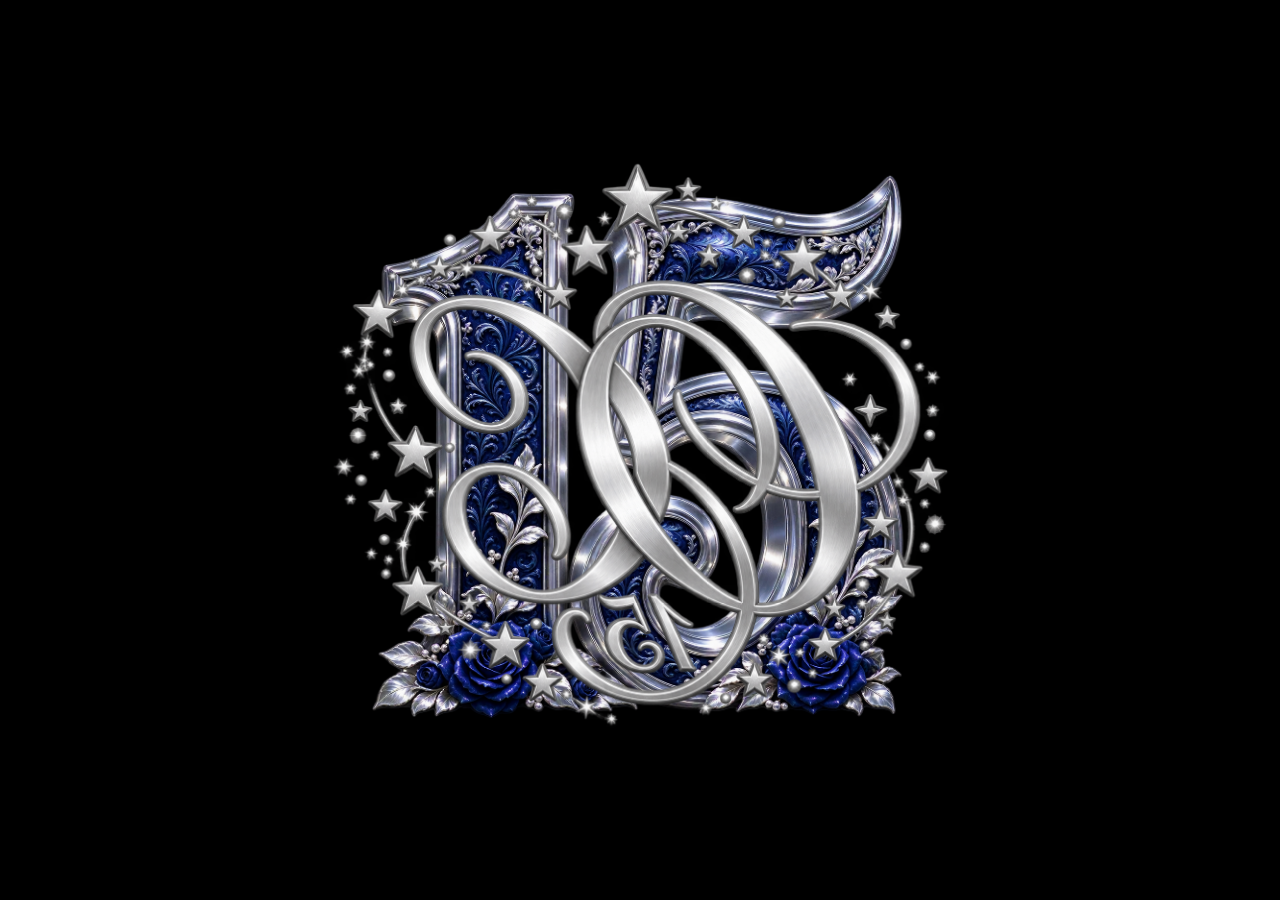
<file: index.html>
<!doctype html>
<html lang="pt-BR" prefix="og: https://ogp.me/ns#">
<head>
  <meta charset="utf-8">
  <meta name="viewport" content="width=device-width, initial-scale=1, viewport-fit=cover">
  <meta name="description" content="Você está convidado para uma celebração especial!">
  <link rel="canonical" href="https://olivia.brasidata.com.br/">
  <meta property="og:type" content="website">
  <meta property="og:locale" content="pt_BR">
  <meta property="og:site_name" content="Olívia • 15 anos">
  <meta property="og:title" content="Olívia • 15 anos">
  <meta property="og:description" content="Você está convidado para uma celebração especial!">
  <meta property="og:url" content="https://olivia.brasidata.com.br/">
  <meta property="og:image" content="https://olivia.brasidata.com.br/static/img/convite.jpg">
  <meta property="og:image:secure_url" content="https://olivia.brasidata.com.br/static/img/convite.jpg">
  <meta property="og:image:type" content="image/jpeg">
  <meta property="og:image:width" content="1200">
  <meta property="og:image:height" content="630">
  <meta property="og:image:alt" content="Convite Olívia 15 Anos em azul-marinho e prata, com flores, estrelas e lua.">
  <meta name="twitter:card" content="summary_large_image">
  <meta name="twitter:title" content="Olívia • 15 anos">
  <meta name="twitter:description" content="Você está convidado para uma celebração especial!">
  <meta name="twitter:image" content="https://olivia.brasidata.com.br/static/img/convite.jpg">
  <meta name="theme-color" content="#000000">
  <title>Olívia · 15 anos</title>
  <script src="script.js" defer></script>
  <link rel="stylesheet" href="styles.css">
  <link rel="icon" type="image/png" href="assets/logo-oc15.png">
</head>
<body aria-busy="true">
  <main class="cenario" aria-label="Convite de 15 anos da Olívia">
    <img class="fundo" src="generated/olivia_surroundings_sem_15_sem_reflexo_prateado.png" alt="Jardim noturno com estrelas, flores, lanternas e um platô prateado">
    <div class="sombra" aria-hidden="true"></div>
    <div class="emblema">
      <div class="rotacao" role="img" aria-label="Animação alternando o número 15 e o monograma OC15 em prata e azul">
        <img src="generated/numero_15_transparente.png" alt="" fetchpriority="high">
        <img class="verso" src="assets/logo-oc15.png" alt="" fetchpriority="high">
      </div>
    </div>
    <div class="cortinas" aria-hidden="true">
      <img class="cortina cortina-esquerda" src="assets/cortinas-azul-marinho.png" alt="">
      <img class="cortina cortina-direita" src="assets/cortinas-azul-marinho.png" alt="">
    </div>

    <section class="conteudo" aria-label="Informações do convite" inert>
      <p class="chamada">Uma noite para guardar<br>entre as estrelas</p>
      <a class="nome" href="https://olivia.brasidata.com.br" aria-label="Olívia 15 Anos — página inicial"><img src="assets/logo-olivia-15-anos.png" alt="Olívia 15 Anos"></a>
      <p class="data-festa" aria-label="19 de dezembro de 2026, das 21 horas à 1 hora do dia seguinte">
        <time datetime="2026-12-19">19 de dezembro de 2026</time>
        <span class="separador" aria-hidden="true"></span>
        <span class="intervalo-festa"><time datetime="2026-12-19T21:00">21h</time> à <time datetime="2026-12-20T01:00">1h</time></span>
      </p>
      <nav class="botoes" aria-label="Opções do convite">
        <a class="botao" href="https://olivia.brasidata.app.br" aria-label="Confirmar presença"><svg viewBox="0 0 32 32" aria-hidden="true"><path d="M26 16v11H5V6h14M11 14l5 5L28 5"/></svg><span>Confirmar<br>presença</span></a>
        <a class="botao" href="localizacao.html" aria-label="Localização"><svg viewBox="0 0 32 32" aria-hidden="true"><path d="M26 12c0 8-10 17-10 17S6 20 6 12a10 10 0 0 1 20 0Z"/><circle cx="16" cy="12" r="3.5"/></svg><span>Localização</span></a>
        <a class="botao" href="presentes.html" aria-label="Sugestões de presentes"><svg viewBox="0 0 32 32" aria-hidden="true"><path d="M4 14h24v-5H4Zm2 0v15h20V14M16 9v20M16 9C5 9 6 0 11 3c3 1 5 6 5 6Zm0 0c11 0 10-9 5-6-3 1-5 6-5 6Z"/></svg><span>Sugestões de<br>presentes</span></a>
        <a class="botao" href="dress-code.html" aria-label="Dress code"><svg viewBox="0 0 32 32" aria-hidden="true"><path d="m11 3-2 6 4 6-6 14h18l-6-14 4-6-2-6M13 15h6M11 3c1 6 9 6 10 0"/></svg><span>Dress code</span></a>
        <a class="botao" href="manual.html" aria-label="Manual do convidado"><svg viewBox="0 0 32 32" aria-hidden="true"><path d="M16 7C12 3 7 3 3 5v22c4-2 9-2 13 2 4-4 9-4 13-2V5c-4-2-9-2-13 2Zm0 0v22"/></svg><span>Manual do<br>convidado</span></a>
      </nav>
    </section>
  </main>
  <dialog aria-labelledby="info-titulo"><h2 id="info-titulo"></h2><p>Os detalhes serão disponibilizados em breve.</p><form method="dialog"><button class="fechar">Fechar</button></form></dialog>
</body>
</html>
</file>
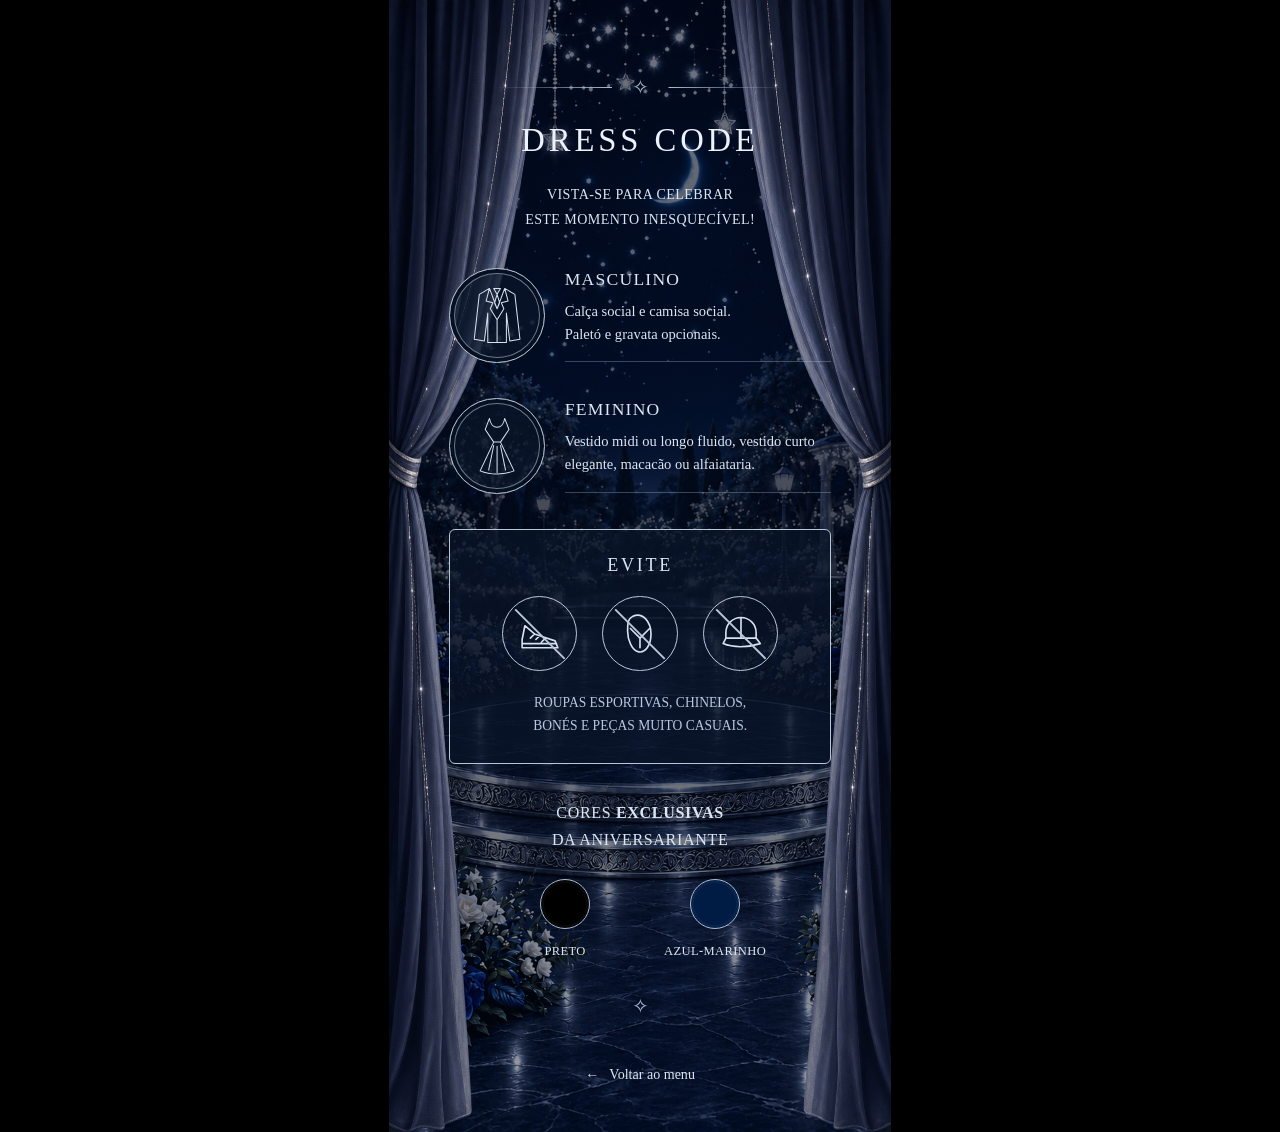
<file: dress-code.html>
<!doctype html>
<html lang="pt-BR" prefix="og: https://ogp.me/ns#">
<head>
  <meta charset="utf-8">
  <meta name="viewport" content="width=device-width, initial-scale=1, viewport-fit=cover">
  <meta name="description" content="Você está convidado para uma celebração especial!">
  <link rel="canonical" href="https://olivia.brasidata.com.br/dress-code.html">
  <meta property="og:type" content="website">
  <meta property="og:locale" content="pt_BR">
  <meta property="og:site_name" content="Olívia • 15 anos">
  <meta property="og:title" content="Dress code · Olívia 15 anos">
  <meta property="og:description" content="Você está convidado para uma celebração especial!">
  <meta property="og:url" content="https://olivia.brasidata.com.br/dress-code.html">
  <meta property="og:image" content="https://olivia.brasidata.com.br/static/img/convite.jpg">
  <meta property="og:image:secure_url" content="https://olivia.brasidata.com.br/static/img/convite.jpg">
  <meta property="og:image:type" content="image/jpeg">
  <meta property="og:image:width" content="1200">
  <meta property="og:image:height" content="630">
  <meta property="og:image:alt" content="Convite Olívia 15 Anos em azul-marinho e prata, com flores, estrelas e lua.">
  <meta name="twitter:card" content="summary_large_image">
  <meta name="twitter:title" content="Dress code · Olívia 15 anos">
  <meta name="twitter:description" content="Você está convidado para uma celebração especial!">
  <meta name="twitter:image" content="https://olivia.brasidata.com.br/static/img/convite.jpg">
  <meta name="theme-color" content="#000000">
  <title>Dress code · Olívia 15 anos</title>
  <link rel="stylesheet" href="styles.css">
  <link rel="icon" type="image/png" href="assets/logo-oc15.png">
</head>
<body class="menu-direto pronto decorado interativo pagina-secundaria pagina-dress-code">
  <main class="cenario" aria-labelledby="titulo-dress-code">
    <img class="fundo" src="generated/olivia_surroundings_sem_15_sem_reflexo_prateado.png" alt="">
    <div class="sombra" aria-hidden="true"></div>
    <div class="cortinas" aria-hidden="true">
      <img class="cortina cortina-esquerda" src="assets/cortinas-azul-marinho.png" alt="">
      <img class="cortina cortina-direita" src="assets/cortinas-azul-marinho.png" alt="">
    </div>
    <section class="conteudo conteudo-dress-code">
      <header class="cabecalho-dress-code">
        <div class="ornamento" aria-hidden="true">✧</div>
        <h1 id="titulo-dress-code">DRESS CODE</h1>
        <p>Vista-se para celebrar<br>este momento inesquecível!</p>
      </header>
      <div class="trajes trajes-separados">
        <section class="traje" aria-labelledby="traje-masculino">
          <span class="ilustracao-traje" aria-hidden="true"><svg viewBox="0 0 64 80"><path d="m23 8-12 7-6 53 12 2 4-33v35h22V37l4 33 12-2-6-53-12-7M23 8l9 24 9-24M23 8l-4 15 8 2-3 7 8 13 8-13-3-7 8-2-4-15M32 45v27M28 8h8l-4 7Zm4 7-3 10 3 7 3-7Z"/></svg></span>
          <div><h2 id="traje-masculino">MASCULINO</h2><p>Calça social e camisa social.<br>Paletó e gravata opcionais.</p></div>
        </section>
        <section class="traje" aria-labelledby="traje-feminino">
          <span class="ilustracao-traje" aria-hidden="true"><svg viewBox="0 0 64 80"><path d="m23 8-5 13 10 15-16 34c12 5 28 5 40 0L36 36l10-15-5-13M23 8c2 14 16 14 18 0M28 36h8M28 40l-6 29M36 40l6 29M32 41v31"/></svg></span>
          <div><h2 id="traje-feminino">FEMININO</h2><p>Vestido midi ou longo fluido, vestido curto elegante, macacão ou alfaiataria.</p></div>
        </section>
      </div>
      <section class="evite" aria-labelledby="titulo-evite">
        <h2 id="titulo-evite">EVITE</h2>
        <div class="itens-evitar" aria-hidden="true">
          <span class="item-evitar"><svg viewBox="0 0 32 32"><path d="m5 10 7 6 6 2 9 3 2 5H3v-6l2-10ZM3 23h25M12 16l-3 3m7-2-3 3m7-1-3 3"/></svg></span>
          <span class="item-evitar"><svg viewBox="0 0 32 32"><path d="M11 3c7-3 13 4 13 13 0 8-4 14-9 13S7 20 7 14s0-9 4-11ZM9 12l7 7 7-7M16 19v7"/></svg></span>
          <span class="item-evitar"><svg viewBox="0 0 32 32"><path d="M5 19v-4a11 11 0 0 1 22 0v4M5 19h22l3 4c-9 3-20 3-27 0ZM16 5v14"/></svg></span>
        </div>
        <p class="texto-evite">ROUPAS ESPORTIVAS, CHINELOS,<br>BONÉS E PEÇAS MUITO CASUAIS.</p>
      </section>
      <section class="cores-exclusivas" aria-labelledby="titulo-cores">
        <h2 id="titulo-cores">CORES <strong>EXCLUSIVAS</strong><br>DA ANIVERSARIANTE</h2>
        <ul class="cores-evitar">
          <li><span class="amostra amostra-preto" aria-hidden="true"></span>PRETO</li>
          <li><span class="amostra amostra-marinho" aria-hidden="true"></span>AZUL-MARINHO</li>
        </ul>
      </section>
      <div class="ornamento" aria-hidden="true">✧</div>
      <a class="voltar-menu" href="menu.html"><span aria-hidden="true">←</span> Voltar ao menu</a>
    </section>
  </main>
</body>
</html>
</file>
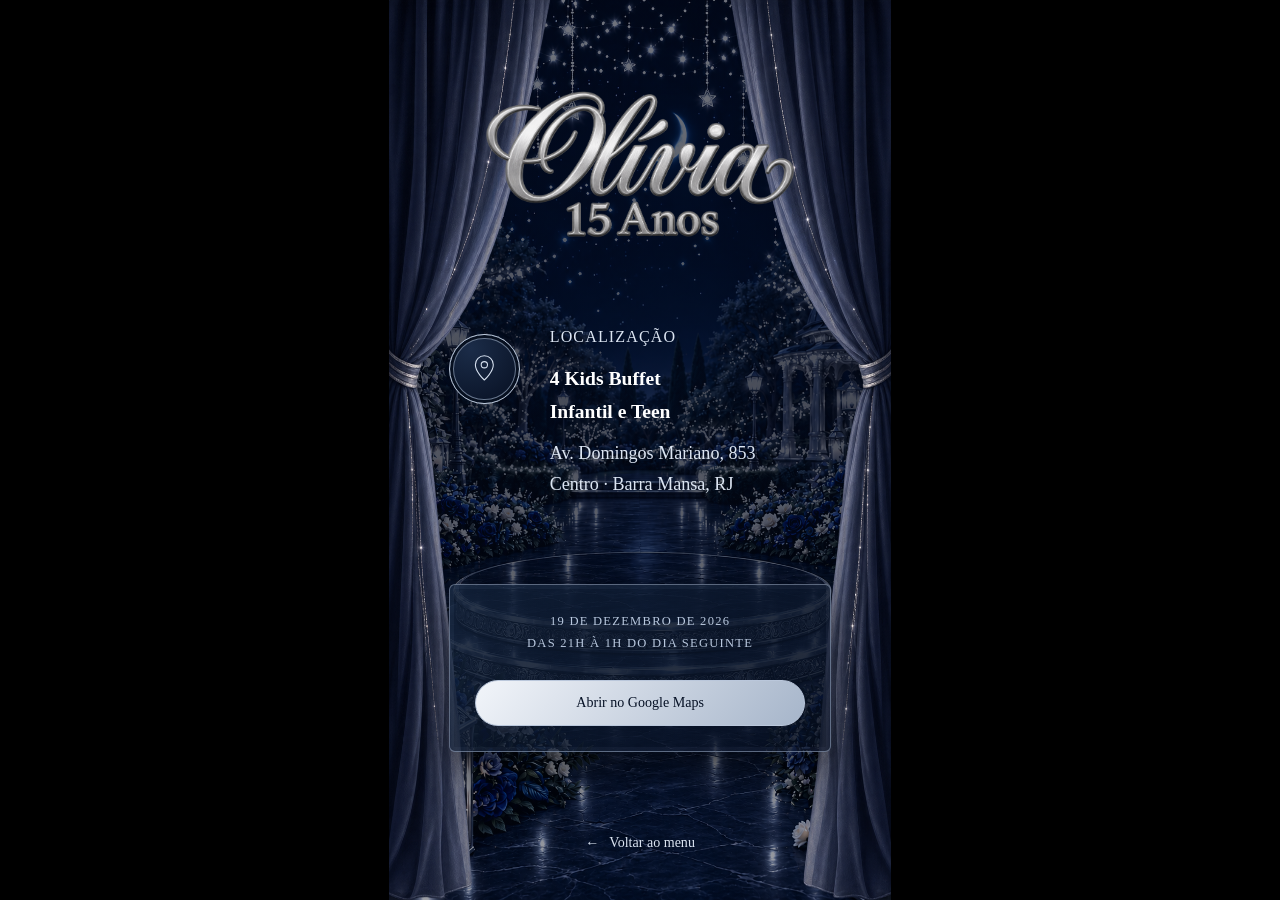
<file: localizacao.html>
<!doctype html>
<html lang="pt-BR" prefix="og: https://ogp.me/ns#">
<head>
  <meta charset="utf-8">
  <meta name="viewport" content="width=device-width, initial-scale=1, viewport-fit=cover">
  <meta name="description" content="Você está convidado para uma celebração especial!">
  <link rel="canonical" href="https://olivia.brasidata.com.br/localizacao.html">
  <meta property="og:type" content="website">
  <meta property="og:locale" content="pt_BR">
  <meta property="og:site_name" content="Olívia • 15 anos">
  <meta property="og:title" content="Localização · Olívia 15 anos">
  <meta property="og:description" content="Você está convidado para uma celebração especial!">
  <meta property="og:url" content="https://olivia.brasidata.com.br/localizacao.html">
  <meta property="og:image" content="https://olivia.brasidata.com.br/static/img/convite.jpg">
  <meta property="og:image:secure_url" content="https://olivia.brasidata.com.br/static/img/convite.jpg">
  <meta property="og:image:type" content="image/jpeg">
  <meta property="og:image:width" content="1200">
  <meta property="og:image:height" content="630">
  <meta property="og:image:alt" content="Convite Olívia 15 Anos em azul-marinho e prata, com flores, estrelas e lua.">
  <meta name="twitter:card" content="summary_large_image">
  <meta name="twitter:title" content="Localização · Olívia 15 anos">
  <meta name="twitter:description" content="Você está convidado para uma celebração especial!">
  <meta name="twitter:image" content="https://olivia.brasidata.com.br/static/img/convite.jpg">
  <meta name="theme-color" content="#000000">
  <title>Localização · Olívia 15 anos</title>
  <link rel="stylesheet" href="styles.css">
  <link rel="icon" type="image/png" href="assets/logo-oc15.png">
</head>
<body class="menu-direto pronto decorado interativo pagina-secundaria pagina-localizacao">
  <main class="cenario" aria-labelledby="titulo-localizacao">
    <img class="fundo" src="generated/olivia_surroundings_sem_15_sem_reflexo_prateado.png" alt="">
    <div class="sombra" aria-hidden="true"></div>
    <div class="cortinas" aria-hidden="true">
      <img class="cortina cortina-esquerda" src="assets/cortinas-azul-marinho.png" alt="">
      <img class="cortina cortina-direita" src="assets/cortinas-azul-marinho.png" alt="">
    </div>
    <section class="conteudo conteudo-localizacao">
      <img class="assinatura" src="assets/logo-olivia-15-anos.png" alt="Olívia 15 Anos">
      <section class="endereco-localizacao" aria-labelledby="titulo-localizacao">
        <span class="medalhao" aria-hidden="true"><svg viewBox="0 0 32 32"><path d="M26 12c0 8-10 17-10 17S6 20 6 12a10 10 0 0 1 20 0Z"/><circle cx="16" cy="12" r="3.5"/></svg></span>
        <div>
          <h1 id="titulo-localizacao">Localização</h1>
          <address id="endereco-festa"><strong class="nome-local">4 Kids Buffet<br><span class="nome-local-complemento">Infantil e Teen</span></strong>Av. Domingos Mariano, 853<br>Centro · Barra Mansa, RJ</address>
        </div>
      </section>
      <div class="cartao-localizacao">
        <p class="horario-localizacao"><time datetime="2026-12-19">19 de dezembro de 2026</time><br>Das <time datetime="2026-12-19T21:00">21h</time> à <time datetime="2026-12-20T01:00">1h</time> do dia seguinte</p>
        <a class="acao-localizacao" id="abrir-maps" href="https://www.google.com/maps/search/?api=1&amp;query=4+Kids+Buffet+Infantil+e+Teen%2C+Av.+Domingos+Mariano%2C+853%2C+Centro%2C+Barra+Mansa%2C+RJ" target="_blank" rel="noopener noreferrer">Abrir no Google Maps</a>
      </div>
      <a class="voltar-menu" href="menu.html"><span aria-hidden="true">←</span> Voltar ao menu</a>
    </section>
  </main>
</body>
</html>
</file>
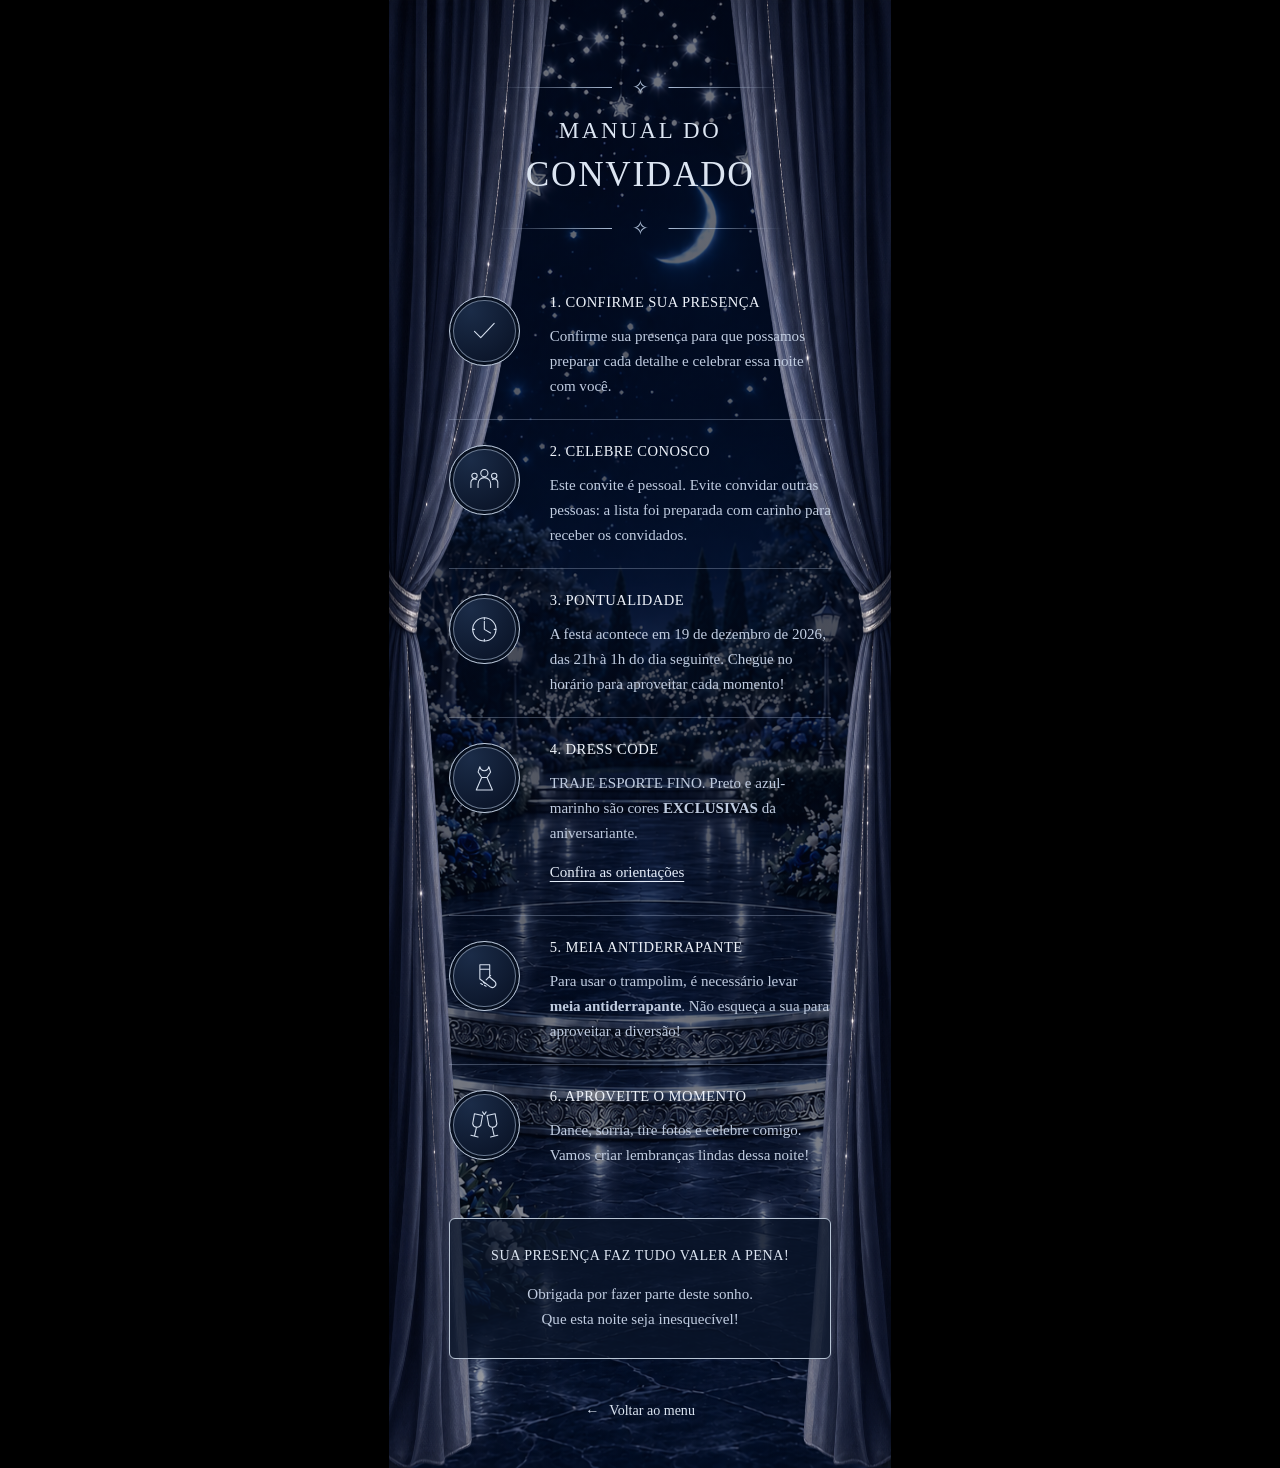
<file: manual.html>
<!doctype html>
<html lang="pt-BR" prefix="og: https://ogp.me/ns#">
<head>
  <meta charset="utf-8">
  <meta name="viewport" content="width=device-width, initial-scale=1, viewport-fit=cover">
  <meta name="description" content="Você está convidado para uma celebração especial!">
  <link rel="canonical" href="https://olivia.brasidata.com.br/manual.html">
  <meta property="og:type" content="website">
  <meta property="og:locale" content="pt_BR">
  <meta property="og:site_name" content="Olívia • 15 anos">
  <meta property="og:title" content="Manual do convidado · Olívia 15 anos">
  <meta property="og:description" content="Você está convidado para uma celebração especial!">
  <meta property="og:url" content="https://olivia.brasidata.com.br/manual.html">
  <meta property="og:image" content="https://olivia.brasidata.com.br/static/img/convite.jpg">
  <meta property="og:image:secure_url" content="https://olivia.brasidata.com.br/static/img/convite.jpg">
  <meta property="og:image:type" content="image/jpeg">
  <meta property="og:image:width" content="1200">
  <meta property="og:image:height" content="630">
  <meta property="og:image:alt" content="Convite Olívia 15 Anos em azul-marinho e prata, com flores, estrelas e lua.">
  <meta name="twitter:card" content="summary_large_image">
  <meta name="twitter:title" content="Manual do convidado · Olívia 15 anos">
  <meta name="twitter:description" content="Você está convidado para uma celebração especial!">
  <meta name="twitter:image" content="https://olivia.brasidata.com.br/static/img/convite.jpg">
  <meta name="theme-color" content="#000000">
  <title>Manual do convidado · Olívia 15 anos</title>
  <link rel="stylesheet" href="styles.css">
  <link rel="icon" type="image/png" href="assets/logo-oc15.png">
</head>
<body class="menu-direto pronto decorado interativo pagina-secundaria pagina-manual">
  <main class="cenario" aria-labelledby="titulo-manual">
    <img class="fundo" src="generated/olivia_surroundings_sem_15_sem_reflexo_prateado.png" alt="">
    <div class="sombra" aria-hidden="true"></div>
    <div class="cortinas" aria-hidden="true">
      <img class="cortina cortina-esquerda" src="assets/cortinas-azul-marinho.png" alt="">
      <img class="cortina cortina-direita" src="assets/cortinas-azul-marinho.png" alt="">
    </div>
    <section class="conteudo conteudo-manual">
      <header class="cabecalho-manual">
        <div class="ornamento" aria-hidden="true">✧</div>
        <h1 id="titulo-manual"><span>Manual do</span>Convidado</h1>
        <div class="ornamento" aria-hidden="true">✧</div>
      </header>
      <ol class="lista-manual">
        <li>
          <span class="medalhao" aria-hidden="true"><svg viewBox="0 0 32 32"><path d="m5 16 7 7L27 7"/></svg></span>
          <h2>Confirme sua presença</h2>
          <p>Confirme sua presença para que possamos preparar cada detalhe e celebrar essa noite com você.</p>
        </li>
        <li>
          <span class="medalhao" aria-hidden="true"><svg viewBox="0 0 32 32"><circle cx="16" cy="8" r="4"/><circle cx="5" cy="11" r="3"/><circle cx="27" cy="11" r="3"/><path d="M9 24v-4a7 7 0 0 1 14 0v4M1 24v-6a4 4 0 0 1 6-3m24 9v-6a4 4 0 0 0-6-3"/></svg></span>
          <h2>Celebre conosco</h2>
          <p>Este convite é pessoal. Evite convidar outras pessoas: a lista foi preparada com carinho para receber os convidados.</p>
        </li>
        <li>
          <span class="medalhao" aria-hidden="true"><svg viewBox="0 0 32 32"><circle cx="16" cy="16" r="13"/><path d="M16 7v9l7 4M16 3v2M29 16h-2M16 29v-2M3 16h2"/></svg></span>
          <h2>Pontualidade</h2>
          <p>A festa acontece em <time datetime="2026-12-19">19 de dezembro de 2026</time>, das <time datetime="2026-12-19T21:00">21h</time> à <time datetime="2026-12-20T01:00">1h do dia seguinte</time>. Chegue no horário para aproveitar cada momento!</p>
        </li>
        <li>
          <span class="medalhao" aria-hidden="true"><svg viewBox="0 0 32 32"><path d="m11 3-2 6 4 6-6 14h18l-6-14 4-6-2-6M13 15h6M11 3c1 6 9 6 10 0"/></svg></span>
          <h2>Dress code</h2>
          <p>TRAJE ESPORTE FINO. Preto e azul-marinho são cores <strong>EXCLUSIVAS</strong> da aniversariante.</p>
          <a class="link-manual" href="dress-code.html">Confira as orientações</a>
        </li>
        <li>
          <span class="medalhao" aria-hidden="true"><svg viewBox="0 0 32 32"><path d="M11 3h11v14l6 5a4 4 0 0 1-5 6L11 19V3ZM11 8h11M18 20l5-5M12 24l2 1m2 1 2 1m-3-4 2 1"/></svg></span>
          <h2>Meia antiderrapante</h2>
          <p>Para usar o trampolim, é necessário levar <strong>meia antiderrapante</strong>. Não esqueça a sua para aproveitar a diversão!</p>
        </li>
        <li>
          <span class="medalhao" aria-hidden="true"><svg viewBox="0 0 32 32"><path d="m5 3 9 2-2 11a5 5 0 0 1-9-2ZM7 19l-2 9m-4-1 8 2M19 5l9-2 2 11a5 5 0 0 1-9 2ZM25 19l2 9m-4 1 8-2M14 1l2 3 2-3"/></svg></span>
          <h2>Aproveite o momento</h2>
          <p>Dance, sorria, tire fotos e celebre comigo. Vamos criar lembranças lindas dessa noite!</p>
        </li>
      </ol>
      <footer class="agradecimento-manual">
        <h2>Sua presença faz tudo valer a pena!</h2>
        <p>Obrigada por fazer parte deste sonho.<br>Que esta noite seja inesquecível!</p>
      </footer>
      <a class="voltar-menu" href="menu.html"><span aria-hidden="true">←</span> Voltar ao menu</a>
    </section>
  </main>
</body>
</html>
</file>
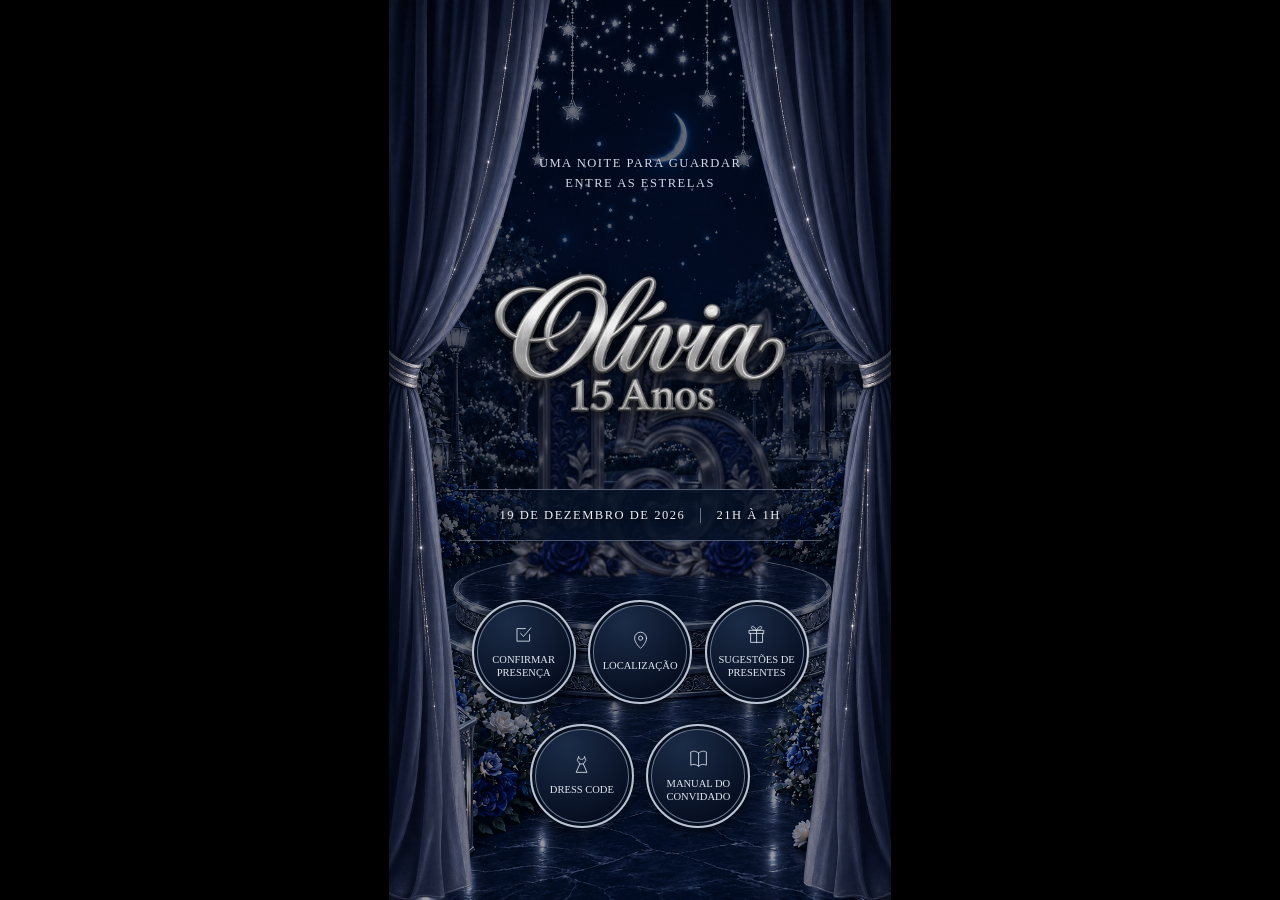
<file: menu.html>
<!doctype html>
<html lang="pt-BR" prefix="og: https://ogp.me/ns#">
<head>
  <meta charset="utf-8">
  <meta name="viewport" content="width=device-width, initial-scale=1, viewport-fit=cover">
  <meta name="description" content="Você está convidado para uma celebração especial!">
  <link rel="canonical" href="https://olivia.brasidata.com.br/menu.html">
  <meta property="og:type" content="website">
  <meta property="og:locale" content="pt_BR">
  <meta property="og:site_name" content="Olívia • 15 anos">
  <meta property="og:title" content="Olívia • 15 anos">
  <meta property="og:description" content="Você está convidado para uma celebração especial!">
  <meta property="og:url" content="https://olivia.brasidata.com.br/menu.html">
  <meta property="og:image" content="https://olivia.brasidata.com.br/static/img/convite.jpg">
  <meta property="og:image:secure_url" content="https://olivia.brasidata.com.br/static/img/convite.jpg">
  <meta property="og:image:type" content="image/jpeg">
  <meta property="og:image:width" content="1200">
  <meta property="og:image:height" content="630">
  <meta property="og:image:alt" content="Convite Olívia 15 Anos em azul-marinho e prata, com flores, estrelas e lua.">
  <meta name="twitter:card" content="summary_large_image">
  <meta name="twitter:title" content="Olívia • 15 anos">
  <meta name="twitter:description" content="Você está convidado para uma celebração especial!">
  <meta name="twitter:image" content="https://olivia.brasidata.com.br/static/img/convite.jpg">
  <meta name="theme-color" content="#000000">
  <title>Olívia · 15 anos</title>
  <script src="script.js" defer></script>
  <link rel="stylesheet" href="styles.css">
  <link rel="icon" type="image/png" href="assets/logo-oc15.png">
</head>
<body class="menu-direto pronto decorado interativo" aria-busy="false" data-intro="skip">
  <main class="cenario" aria-label="Convite de 15 anos da Olívia">
    <img class="fundo" src="generated/olivia_surroundings_sem_15_sem_reflexo_prateado.png" alt="Jardim noturno com estrelas, flores, lanternas e um platô prateado">
    <div class="sombra" aria-hidden="true"></div>
    <div class="emblema">
      <div class="rotacao" role="img" aria-label="Número 15 em prata e azul">
        <img src="generated/numero_15_transparente.png" alt="" fetchpriority="high">
        <img class="verso" src="assets/logo-oc15.png" alt="" fetchpriority="high">
      </div>
    </div>
    <div class="cortinas" aria-hidden="true">
      <img class="cortina cortina-esquerda" src="assets/cortinas-azul-marinho.png" alt="">
      <img class="cortina cortina-direita" src="assets/cortinas-azul-marinho.png" alt="">
    </div>

    <section class="conteudo" aria-label="Informações do convite">
      <p class="chamada">Uma noite para guardar<br>entre as estrelas</p>
      <a class="nome" href="https://olivia.brasidata.com.br" aria-label="Olívia 15 Anos — página inicial"><img src="assets/logo-olivia-15-anos.png" alt="Olívia 15 Anos"></a>
      <p class="data-festa" aria-label="19 de dezembro de 2026, das 21 horas à 1 hora do dia seguinte">
        <time datetime="2026-12-19">19 de dezembro de 2026</time>
        <span class="separador" aria-hidden="true"></span>
        <span class="intervalo-festa"><time datetime="2026-12-19T21:00">21h</time> à <time datetime="2026-12-20T01:00">1h</time></span>
      </p>
      <nav class="botoes" aria-label="Opções do convite">
        <a class="botao" href="https://olivia.brasidata.app.br" aria-label="Confirmar presença"><svg viewBox="0 0 32 32" aria-hidden="true"><path d="M26 16v11H5V6h14M11 14l5 5L28 5"/></svg><span>Confirmar<br>presença</span></a>
        <a class="botao" href="localizacao.html" aria-label="Localização"><svg viewBox="0 0 32 32" aria-hidden="true"><path d="M26 12c0 8-10 17-10 17S6 20 6 12a10 10 0 0 1 20 0Z"/><circle cx="16" cy="12" r="3.5"/></svg><span>Localização</span></a>
        <a class="botao" href="presentes.html" aria-label="Sugestões de presentes"><svg viewBox="0 0 32 32" aria-hidden="true"><path d="M4 14h24v-5H4Zm2 0v15h20V14M16 9v20M16 9C5 9 6 0 11 3c3 1 5 6 5 6Zm0 0c11 0 10-9 5-6-3 1-5 6-5 6Z"/></svg><span>Sugestões de<br>presentes</span></a>
        <a class="botao" href="dress-code.html" aria-label="Dress code"><svg viewBox="0 0 32 32" aria-hidden="true"><path d="m11 3-2 6 4 6-6 14h18l-6-14 4-6-2-6M13 15h6M11 3c1 6 9 6 10 0"/></svg><span>Dress code</span></a>
        <a class="botao" href="manual.html" aria-label="Manual do convidado"><svg viewBox="0 0 32 32" aria-hidden="true"><path d="M16 7C12 3 7 3 3 5v22c4-2 9-2 13 2 4-4 9-4 13-2V5c-4-2-9-2-13 2Zm0 0v22"/></svg><span>Manual do<br>convidado</span></a>
      </nav>
    </section>
  </main>
  <dialog aria-labelledby="info-titulo"><h2 id="info-titulo"></h2><p>Os detalhes serão disponibilizados em breve.</p><form method="dialog"><button class="fechar">Fechar</button></form></dialog>
</body>
</html>
</file>
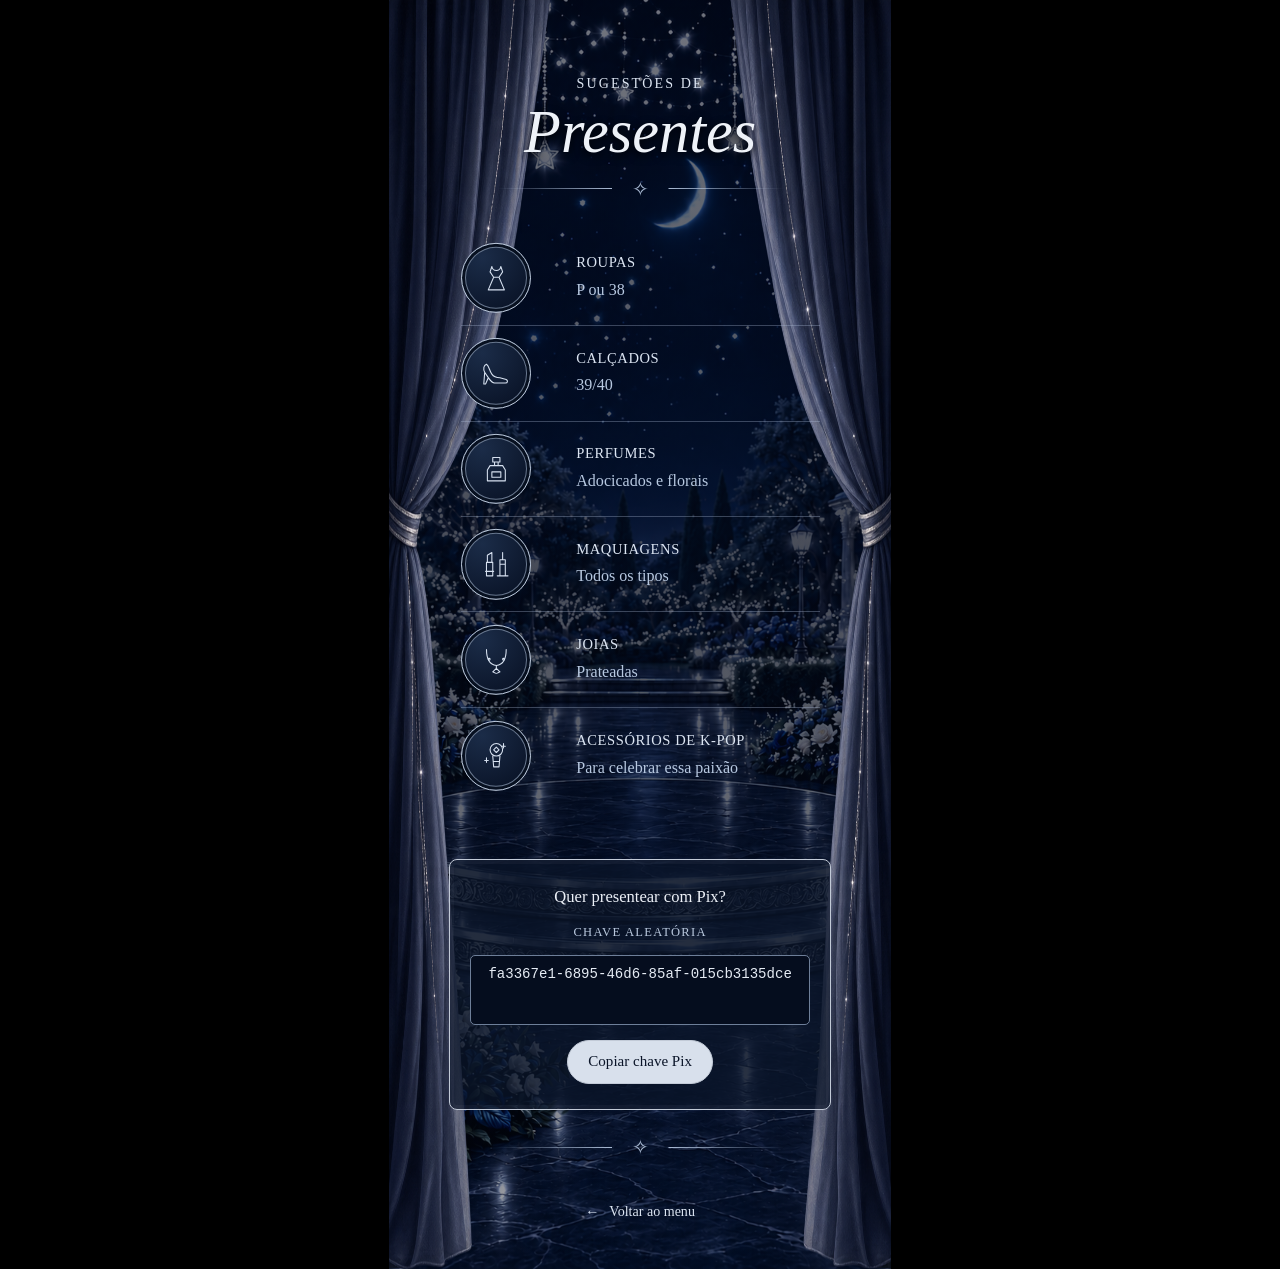
<file: presentes.html>
<!doctype html>
<html lang="pt-BR" prefix="og: https://ogp.me/ns#">
<head>
  <meta charset="utf-8">
  <meta name="viewport" content="width=device-width, initial-scale=1, viewport-fit=cover">
  <meta name="description" content="Você está convidado para uma celebração especial!">
  <link rel="canonical" href="https://olivia.brasidata.com.br/presentes.html">
  <meta property="og:type" content="website">
  <meta property="og:locale" content="pt_BR">
  <meta property="og:site_name" content="Olívia • 15 anos">
  <meta property="og:title" content="Sugestões de presentes · Olívia 15 anos">
  <meta property="og:description" content="Você está convidado para uma celebração especial!">
  <meta property="og:url" content="https://olivia.brasidata.com.br/presentes.html">
  <meta property="og:image" content="https://olivia.brasidata.com.br/static/img/convite.jpg">
  <meta property="og:image:secure_url" content="https://olivia.brasidata.com.br/static/img/convite.jpg">
  <meta property="og:image:type" content="image/jpeg">
  <meta property="og:image:width" content="1200">
  <meta property="og:image:height" content="630">
  <meta property="og:image:alt" content="Convite Olívia 15 Anos em azul-marinho e prata, com flores, estrelas e lua.">
  <meta name="twitter:card" content="summary_large_image">
  <meta name="twitter:title" content="Sugestões de presentes · Olívia 15 anos">
  <meta name="twitter:description" content="Você está convidado para uma celebração especial!">
  <meta name="twitter:image" content="https://olivia.brasidata.com.br/static/img/convite.jpg">
  <meta name="theme-color" content="#000000">
  <title>Sugestões de presentes · Olívia 15 anos</title>
  <link rel="stylesheet" href="styles.css">
  <script src="pix.js" defer></script>
  <link rel="icon" type="image/png" href="assets/logo-oc15.png">
</head>
<body class="menu-direto pronto decorado interativo pagina-secundaria pagina-presentes">
  <main class="cenario" aria-labelledby="titulo-presentes">
    <img class="fundo" src="generated/olivia_surroundings_sem_15_sem_reflexo_prateado.png" alt="">
    <div class="sombra" aria-hidden="true"></div>
    <div class="cortinas" aria-hidden="true">
      <img class="cortina cortina-esquerda" src="assets/cortinas-azul-marinho.png" alt="">
      <img class="cortina cortina-direita" src="assets/cortinas-azul-marinho.png" alt="">
    </div>
    <section class="conteudo conteudo-presentes">
      <header class="cabecalho-presentes">
        <p class="sobretitulo">Sugestões de</p>
        <h1 id="titulo-presentes">Presentes</h1>
        <div class="ornamento" aria-hidden="true">✧</div>
      </header>
      <dl class="lista-presentes">
        <div class="presente">
          <dt><span class="medalhao"><svg viewBox="0 0 32 32" aria-hidden="true"><path d="m11 3-2 6 4 6-6 14h18l-6-14 4-6-2-6M13 15h6M11 3c1 6 9 6 10 0"/></svg></span><span>Roupas</span></dt>
          <dd data-preferencia="roupas">P ou 38</dd>
        </div>
        <div class="presente">
          <dt><span class="medalhao"><svg viewBox="0 0 32 32" aria-hidden="true"><path d="M5 6c3 2 3 7 6 11 2 3 6 4 9 4l7 2c2 1 2 4-1 4H14c-3 0-5-3-7-6L4 28H2l1-13C1 11 2 7 5 6ZM7 21l-4-6"/></svg></span><span>Calçados</span></dt>
          <dd data-preferencia="calcados">39/40</dd>
        </div>
        <div class="presente">
          <dt><span class="medalhao"><svg viewBox="0 0 32 32" aria-hidden="true"><path d="M12 3h8v5h-8Zm2 5v4m4-4v4M9 12h14l3 5v12H6V17Z"/><path d="M11 19h10v6H11Z"/></svg></span><span>Perfumes</span></dt>
          <dd data-preferencia="perfumes">Adocicados e florais</dd>
        </div>
        <div class="presente">
          <dt><span class="medalhao"><svg viewBox="0 0 32 32" aria-hidden="true"><path d="M5 14h7v15H5Zm1 0V6l5-3v11M4 24h9M20 16h6v13h-6Zm0 0v-5h6v5M23 11V3M17 29h12"/></svg></span><span>Maquiagens</span></dt>
          <dd>Todos os tipos</dd>
        </div>
        <div class="presente">
          <dt><span class="medalhao"><svg viewBox="0 0 32 32" aria-hidden="true"><path d="M5 4c0 12 4 17 11 18 7-1 11-6 11-18M16 22v3m0 0-4 4 4 2 4-2Z"/><circle cx="8" cy="15" r="1"/><circle cx="24" cy="15" r="1"/></svg></span><span>Joias</span></dt>
          <dd>Prateadas</dd>
        </div>
        <div class="presente">
          <dt><span class="medalhao"><svg viewBox="0 0 32 32" aria-hidden="true"><circle cx="16" cy="10" r="7"/><path d="m12 17 1 12h6l1-12M13 23h6M24 3v5m-2-2h4M5 19v5m-2-2h4"/><path d="m13 10 3-3 3 3-3 3Z"/></svg></span><span>Acessórios de K-Pop</span></dt>
          <dd>Para celebrar essa paixão</dd>
        </div>
      </dl>
      <footer class="mensagem-presentes">
        <section class="bloco-pix" aria-labelledby="titulo-pix">
          <h2 id="titulo-pix">Quer presentear com Pix?</h2>
          <label for="chave-pix">Chave aleatória</label>
          <textarea id="chave-pix" rows="2" readonly spellcheck="false">fa3367e1-6895-46d6-85af-015cb3135dce</textarea>
          <button class="copiar-pix" type="button">Copiar chave Pix</button>
          <p class="status-pix" role="status" aria-live="polite"></p>
        </section>
        <div class="ornamento" aria-hidden="true">✧</div>
      </footer>
      <a class="voltar-menu" href="menu.html"><span aria-hidden="true">←</span> Voltar ao menu</a>
    </section>
  </main>
</body>
</html>
</file>
<file: styles.css>
* { box-sizing: border-box; }
    html, body { margin: 0; width: 100%; min-height: 100%; background: #000; overflow-x: hidden; }
    body { display: grid; place-items: center; min-height: 100vh; min-height: 100dvh; }

    /* Keep the entire scene visible so the emblem stays aligned with the pedestal. */
    .cenario {
      position: relative;
      width: min(100vw, max(320px, 55.807vh));
      width: min(100vw, max(320px, 55.807dvh));
      container-type: inline-size;
      aspect-ratio: 937 / 1679;
      isolation: isolate;
    }
    .fundo { display: block; width: 100%; height: 100%; opacity: 0; transition: opacity 1.8s ease; }
    .sombra {
      position: absolute; inset: 0; z-index: 3; pointer-events: none;
      background: linear-gradient(180deg, rgb(2 8 24 / 55%), rgb(2 8 24 / 72%) 45%, rgb(2 8 24 / 38%));
      opacity: 0; transition: opacity 2s ease;
    }
    .emblema {
      position: absolute;
      z-index: 2;
      left: 50%;
      top: 50%;
      width: min(78vw, 640px);
      height: 78vh;
      height: 78dvh;
      transform: translate(-50%, -50%);
      perspective: clamp(600px, 150vw, 1400px);
      transition: top 1.8s ease, width 1.8s ease, height 1.8s ease;
    }
    .rotacao { position: relative; width: 100%; height: 100%; transform-style: preserve-3d; animation: girar 8s linear infinite; }
    .rotacao img {
      position: absolute; inset: 0; display: block; width: 100%; height: 100%; object-fit: contain;
      animation: face-frente 8s steps(1, end) infinite;
    }
    .rotacao .verso { transform: rotateY(180deg); animation-name: face-verso; }
    .pronto .fundo { opacity: 1; }
    .pronto .emblema { top: 49.5%; width: 64%; height: 33%; }
    .cortinas { position: absolute; inset: 0; z-index: 4; overflow: hidden; pointer-events: none; }
    .cortina { position: absolute; inset: 0; width: 100%; height: 100%; opacity: 0; transition: transform 2s ease, opacity 2s ease; }
    .cortina-esquerda { clip-path: inset(0 50% 0 0); transform: translateX(-50%); }
    .cortina-direita { clip-path: inset(0 0 0 50%); transform: translateX(50%); }
    .decorado .sombra { opacity: 1; }
    .decorado .cortina { transform: translateX(0); opacity: 1; }

    .conteudo {
      position: absolute; inset: 17% 7% 8%; z-index: 5;
      display: flex; flex-direction: column; align-items: center;
      opacity: 0; visibility: hidden; transform: translateY(12px);
      transition: opacity 1.2s ease, transform 1.2s ease, visibility 1.2s;
    }
    .interativo .conteudo { opacity: 1; visibility: visible; transform: none; }
    .chamada { margin: 0 0 14cqw; color: #d4dbe8; text-align: center; font: 400 max(10px, 2.5cqw)/1.6 Georgia, serif; letter-spacing: .12em; text-transform: uppercase; }
    .nome { width: 82%; height: auto; max-height: 23%; object-fit: contain; filter: drop-shadow(0 3px 8px #000); }
    .data-festa {
      flex-shrink: 0; display: flex; align-items: center; justify-content: center; flex-wrap: wrap;
      gap: 2cqw 3cqw; width: 84%; margin: 14cqw 0 0; padding: 3cqw 1cqw;
      border-block: 1px solid #b8c5dc66; color: #ecf0f7;
      background: linear-gradient(90deg, transparent, #061125dd 25%, #061125dd 75%, transparent);
      font: 400 max(10px, 2.5cqw)/1.6 Georgia, serif; text-align: center;
      letter-spacing: .12em; text-transform: uppercase;
      text-shadow: 0 2px 5px #000;
    }
    .data-festa time { white-space: nowrap; }
    .intervalo-festa { white-space: nowrap; }
    .data-festa .separador { width: 1px; height: 1.2em; background: #b8c5dc88; }
    .botoes { width: 78%; display: grid; grid-template-columns: repeat(6, minmax(0, 1fr)); gap: 4cqw 2.5cqw; margin-top: auto; }
    .botao {
      grid-column: span 2; aspect-ratio: 1; padding: 8%; border-radius: 50%;
      display: flex; align-items: center; justify-content: center; flex-direction: column; gap: 2cqw;
      border: 2px solid #bbc5d4; color: #e1e7f0; cursor: pointer;
      background: radial-gradient(circle at 35% 20%, #1b2c48, #060e20 75%);
      box-shadow: inset 0 0 0 3px #071020, inset 0 0 0 4px #68778e, 0 4px 16px #0009;
      font: 400 max(9px, 2.1cqw)/1.2 Georgia, serif; text-transform: uppercase; text-align: center;
      transition: border-color .2s, box-shadow .2s, transform .2s;
      -webkit-tap-highlight-color: transparent;
    }
    .botao:nth-child(4) { grid-column: 2 / span 2; }
    .botao svg { width: 23%; height: auto; flex-shrink: 0; fill: none; stroke: currentColor; stroke-width: 1.4; stroke-linecap: round; stroke-linejoin: round; }
    .botao:hover { transform: translateY(-3px); border-color: #fff; box-shadow: inset 0 0 0 3px #071020, inset 0 0 0 4px #a3b3cc, 0 5px 22px #94b3e333; }
    .botao:focus-visible, .fechar:focus-visible { outline: 2px solid white; outline-offset: 5px; }
    @media (max-width: 767px), (pointer: coarse) and (max-height: 500px) {
      .botao { font-size: clamp(7px, 1.85cqw, 9px); }
    }
    dialog { width: min(88vw, 380px); padding: 30px; border: 1px solid #97a8c2; border-radius: 18px; color: #e1e7f0; background: #0a1428; font-family: Georgia, serif; text-align: center; box-shadow: 0 20px 80px #000a; }
    dialog::backdrop { background: #000a; }
    dialog h2 { font-size: 22px; font-weight: 400; }
    dialog p { font-size: 16px; line-height: 1.6; color: #b7c3d8; }
    .fechar { border: 1px solid #97a8c2; border-radius: 24px; padding: 10px 24px; background: transparent; color: inherit; font: inherit; cursor: pointer; }
    @keyframes girar { from { transform: rotateY(0deg); } to { transform: rotateY(360deg); } }
    /* Switch faces only at the two edge-on positions; avoid backface culling. */
    @keyframes face-frente {
      0%, 75%, 100% { opacity: 1; }
      25% { opacity: 0; }
    }
    @keyframes face-verso {
      0%, 75%, 100% { opacity: 0; }
      25% { opacity: 1; }
    }

/* The return menu opens in its final state without replaying the introduction. */
.menu-direto .rotacao, .menu-direto .rotacao img { animation: none; }
.menu-direto .rotacao { transform: rotateY(0deg); }
.menu-direto .rotacao .verso { display: none; }
.menu-direto .fundo, .menu-direto .emblema, .menu-direto .sombra,
.menu-direto .cortina, .menu-direto .conteudo { transition: none; }

/* Secondary pages share the finished scene and return directly to menu.html. */
.botao[href] { text-decoration: none; }
.conteudo-localizacao { inset: 13% 12% 8%; gap: 7cqw; justify-content: space-between; }
.assinatura { width: 86%; height: auto; max-height: 20%; object-fit: contain; }
.cartao-localizacao {
  width: 100%; padding: 7cqw 5cqw; color: #e1e7f0; text-align: center;
  border: 1px solid #a3b3cb88; border-radius: 6px;
  background: linear-gradient(150deg, rgb(19 35 59 / 75%), rgb(5 13 30 / 75%));
  box-shadow: 0 15px 40px #0008, inset 0 0 0 4px #a3b3cb0d;
  font-family: Georgia, serif;
}
.icone-localizacao { width: 9cqw; fill: none; stroke: #cdd8eb; stroke-width: 1.3; stroke-linecap: round; stroke-linejoin: round; }
.cartao-localizacao h1 { font: 400 max(18px, 5.5cqw)/1.3 Georgia, serif; margin: 3cqw 0 5cqw; }
.cartao-localizacao address { font-style: normal; font-size: max(13px, 3.4cqw); line-height: 1.7; overflow-wrap: anywhere; }
.nome-local { display: block; font-weight: normal; color: #fff; margin-bottom: 2cqw; }
.horario-localizacao { margin: 5cqw 0; font-size: max(10px, 2.5cqw); line-height: 1.8; text-transform: uppercase; letter-spacing: .1em; color: #b9c8de; }
.acao-localizacao, .voltar-menu { display: inline-flex; justify-content: center; align-items: center; min-height: 44px; text-decoration: none; text-align: center; font: 400 max(11px, 2.8cqw)/1.4 Georgia, serif; }
.acao-localizacao { width: 100%; border: 1px solid #bac7db; border-radius: 30px; padding: 12px 10px; color: #061125; background: linear-gradient(130deg, #f2f5fa, #a6b5ca); }
.acao-localizacao[aria-disabled] { opacity: .55; }
.voltar-menu { gap: 10px; color: #dce5f2; padding: 8px 16px; }
.acao-localizacao:focus-visible, .voltar-menu:focus-visible { outline: 2px solid white; outline-offset: 5px; }
.acao-localizacao[href]:hover { background: #fff; }
.voltar-menu:hover { text-decoration: underline; text-underline-offset: 5px; }

/* Gift suggestions flow vertically, allowing longer preferences and Pix details. */
.pagina-presentes .cenario { aspect-ratio: auto; }
.pagina-presentes .fundo { position: absolute; inset: 0; object-fit: cover; }
.conteudo-presentes { position: relative; inset: auto; width: 76%; margin-inline: auto; min-height: 179.19cqw; padding: 15cqw 0 7cqw; gap: 6cqw; color: #dce5f2; font-family: Georgia, serif; }
.cabecalho-presentes, .mensagem-presentes { width: 100%; text-align: center; }
.sobretitulo { margin: 0; text-transform: uppercase; letter-spacing: .15em; font-size: max(11px, 2.8cqw); }
.cabecalho-presentes h1 { margin: 1cqw 0 2cqw; font: italic 400 max(40px, 12cqw)/1.15 'Baskerville', 'Palatino Linotype', Georgia, serif; color: #eef2f8; text-shadow: 0 3px 10px #000; }
.ornamento { display: flex; align-items: center; gap: 4cqw; justify-content: center; color: #aabbd4; font-size: 20px; }
.ornamento::before, .ornamento::after { content: ''; height: 1px; width: 30%; background: linear-gradient(90deg, transparent, #aabbd4); }
.ornamento::after { transform: scaleX(-1); }
.lista-presentes { width: 94%; margin: 0; }
.presente { position: relative; min-height: max(64px, 19cqw); padding: 4cqw 0 4cqw 23cqw; display: flex; flex-direction: column; justify-content: center; gap: 1.5cqw; border-bottom: 1px solid #aabbd455; }
.presente:last-child { border-bottom: none; }
.presente dt { font-size: max(11px, 2.9cqw); text-transform: uppercase; letter-spacing: .04em; }
.presente dd { margin: 0; font-size: max(12px, 3.2cqw); line-height: 1.4; color: #b7c8e0; overflow-wrap: anywhere; }
.medalhao { position: absolute; left: 0; top: 50%; transform: translateY(-50%); width: 14cqw; aspect-ratio: 1; border: 1px solid #bcc9db; border-radius: 50%; display: grid; place-items: center; background: radial-gradient(circle at 30% 20%, #1b2c48, #060e20); box-shadow: inset 0 0 0 3px #071020, inset 0 0 0 4px #68778e; }
.medalhao svg { width: 42%; fill: none; stroke: #d6e0ef; stroke-width: 1.2; stroke-linecap: round; stroke-linejoin: round; }
.mensagem-presentes p { margin: 0 0 4cqw; font-size: max(12px, 3cqw); line-height: 1.7; color: #b7c8e0; }
.mensagem-presentes .presenca-presente { font-size: max(11px, 2.8cqw); text-transform: uppercase; letter-spacing: .08em; color: #e1e8f3; }

.bloco-pix { margin: 5cqw 0; padding: 5cqw 4cqw; background: rgb(10 20 40 / 75%); border: 1px solid #c2cad7; border-radius: 8px; box-shadow: inset 0 0 0 4px #c2cad70b; }
.bloco-pix h2 { margin: 0 0 3cqw; font: 400 max(13px, 3.3cqw)/1.5 Georgia, serif; color: #ecf0f7; }
.bloco-pix label { display: block; font-size: max(10px, 2.5cqw); text-transform: uppercase; letter-spacing: .1em; color: #bac9de; }
#chave-pix { display: block; width: 100%; height: 5em; margin: 3cqw 0; padding: 8px; resize: none; border: 1px solid #6e7f99; border-radius: 5px; background: #050d1e; color: #e5ebf4; font: max(12px, 2.8cqw)/1.5 monospace; overflow-wrap: anywhere; text-align: center; }
.copiar-pix { min-height: 44px; padding: 10px 20px; border: 1px solid #c2cad7; border-radius: 24px; background: #d8e0ec; color: #0a1428; font: max(12px, 3cqw)/1.4 Georgia, serif; cursor: pointer; }
.copiar-pix:hover { background: #fff; }
.copiar-pix:focus-visible, #chave-pix:focus-visible { outline: 2px solid white; outline-offset: 4px; }
.mensagem-presentes .status-pix { margin: 3cqw 0 0; font-size: 12px; }
.status-pix:empty { display: none; }

/* Dress code */
.pagina-dress-code .cenario { aspect-ratio: auto; }
.pagina-dress-code .fundo { position: absolute; inset: 0; object-fit: cover; }
.conteudo-dress-code { position: relative; inset: auto; width: 76%; margin-inline: auto; min-height: 179.19cqw; padding: 15cqw 0 7cqw; gap: 7cqw; color: #dce5f2; font-family: Georgia, serif; }
.cabecalho-dress-code { width: 100%; text-align: center; }
.cabecalho-dress-code h1 { margin: 4cqw 0; font: 400 max(23px, 6.5cqw)/1.3 Georgia, serif; letter-spacing: .12em; color: #edf2fa; }
.cabecalho-dress-code p { margin: 0; font-size: max(11px, 2.8cqw); line-height: 1.8; text-transform: uppercase; letter-spacing: .03em; }
.trajes { width: 100%; display: grid; gap: 7cqw; }
.traje { display: grid; grid-template-columns: 25cqw minmax(0, 1fr); gap: 4cqw; align-items: center; }
.ilustracao-traje { width: 25cqw; aspect-ratio: 1; display: grid; place-items: center; border: 1px solid #bcc9db; border-radius: 50%; background: #0a1428bf; box-shadow: inset 0 0 0 4px #071020, inset 0 0 0 5px #68778e; }
.ilustracao-traje svg { width: 58%; height: 76%; fill: none; stroke: #d6e0ef; stroke-width: 1.2; stroke-linecap: round; stroke-linejoin: round; }
.traje h2 { margin: 0 0 2cqw; font-size: max(13px, 3.5cqw); font-weight: normal; letter-spacing: .07em; }
.traje p { margin: 0; padding-bottom: 3cqw; border-bottom: 1px solid #aabbd455; font-size: max(11px, 2.9cqw); line-height: 1.6; }
.evite { width: 100%; padding: 5cqw 3cqw; border: 1px solid #b8c5d5; border-radius: 6px; background: rgb(10 20 40 / 75%); text-align: center; }
.evite h2 { margin: 0 0 3cqw; font-size: max(14px, 3.6cqw); font-weight: normal; letter-spacing: .15em; }
.evite p { margin: 0 0 4cqw; font-size: max(12px, 3cqw); color: #b7c8e0; }
.cores-evitar { list-style: none; padding: 0; margin: 0; display: grid; grid-template-columns: 1fr 1fr; gap: 3cqw; }
.cores-evitar li { display: flex; flex-direction: column; align-items: center; gap: 3cqw; font-size: max(10px, 2.5cqw); letter-spacing: .03em; }
.amostra { width: 10cqw; aspect-ratio: 1; border: 1px solid #aabbd4; border-radius: 50%; box-shadow: inset 0 0 0 3px #ffffff09; }
.amostra-preto { background: #000; }
.amostra-marinho { background: #001b44; }

.traje-unificado { width: 100%; text-align: center; }
.ilustracoes-traje { display: flex; justify-content: center; gap: 7cqw; }
.ilustracoes-traje .ilustracao-traje { width: 19cqw; }
.traje-unificado h2 { margin: 5cqw 0 0; font-size: max(14px, 3.8cqw); font-weight: normal; letter-spacing: .06em; }
.itens-evitar { display: flex; justify-content: center; gap: 5cqw; margin: 4cqw 0; }
.item-evitar { position: relative; display: grid; place-items: center; width: 15cqw; aspect-ratio: 1; border: 1px solid #bac8dc; border-radius: 50%; }
.item-evitar::after { content: ''; position: absolute; width: 95%; height: 2px; background: #bac8dc; transform: rotate(45deg); }
.item-evitar svg { width: 60%; fill: none; stroke: #d6e0ef; stroke-width: 1.2; stroke-linecap: round; stroke-linejoin: round; }
.evite .texto-evite { margin: 0; font-size: max(10px, 2.7cqw); line-height: 1.7; }
.cores-exclusivas { width: 100%; color: #dce5f2; font-family: Georgia, serif; text-align: center; }
.cores-exclusivas h2 { margin: 0 0 5cqw; font-size: max(12px, 3.2cqw); font-weight: normal; letter-spacing: .04em; line-height: 1.7; }
.cores-exclusivas .cores-evitar { width: 76%; margin-inline: auto; gap: 2cqw; }

/* Guest manual */
.pagina-manual .cenario { aspect-ratio: auto; }
.pagina-manual .fundo { position: absolute; inset: 0; object-fit: cover; }
.conteudo-manual { position: relative; inset: auto; width: 76%; margin-inline: auto; min-height: 179.19cqw; padding: 15cqw 0 7cqw; gap: 6cqw; color: #dce5f2; font-family: Georgia, serif; }
.cabecalho-manual { width: 100%; text-align: center; }
.cabecalho-manual h1 { margin: 3cqw 0; font: 400 max(24px, 7cqw)/1.5 Georgia, serif; text-transform: uppercase; letter-spacing: .05em; }
.cabecalho-manual h1 span { display: block; font-size: .65em; letter-spacing: .12em; }
.lista-manual { width: 100%; list-style: none; padding: 0; margin: 0; counter-reset: orientacao; }
.lista-manual li { position: relative; counter-increment: orientacao; min-height: 19cqw; padding: 4cqw 0 4cqw 20cqw; border-bottom: 1px solid #aabbd455; }
.lista-manual li:last-child { border-bottom: none; }
.lista-manual .medalhao { top: 5cqw; transform: none; }
.lista-manual h2 { margin: 0 0 2cqw; font-size: max(11px, 2.9cqw); font-weight: normal; line-height: 1.6; text-transform: uppercase; letter-spacing: .03em; color: #edf2fa; }
.lista-manual h2::before { content: counter(orientacao) '. '; }
.lista-manual p { margin: 0; font-size: max(12px, 3cqw); line-height: 1.65; color: #c0cce0; }
.link-manual { display: inline-flex; align-items: center; min-height: 44px; margin-top: 1cqw; color: #e5edf9; text-underline-offset: 4px; font-size: max(12px, 3cqw); }
.link-manual:focus-visible { outline: 2px solid white; outline-offset: 4px; }
.agradecimento-manual { width: 100%; padding: 5cqw 3cqw; border: 1px solid #b8c5d5; border-radius: 6px; background: rgb(10 20 40 / 75%); text-align: center; }
.agradecimento-manual h2 { margin: 0 0 3cqw; font-size: max(11px, 2.8cqw); font-weight: normal; line-height: 1.6; text-transform: uppercase; letter-spacing: .04em; }
.agradecimento-manual p { margin: 0; font-size: max(12px, 3cqw); line-height: 1.7; color: #c0cce0; }

/* Address follows the manual's icon-and-text rows; event details stay in the card. */
.pagina-localizacao .cenario { aspect-ratio: auto; }
.pagina-localizacao .fundo { position: absolute; inset: 0; object-fit: cover; }
.pagina-localizacao .conteudo-localizacao { position: relative; inset: auto; width: 76%; margin-inline: auto; min-height: 179.19cqw; padding: 16cqw 0 7cqw; }
.endereco-localizacao { position: relative; width: 100%; padding: 3cqw 0 3cqw 20cqw; color: #dce5f2; font-family: Georgia, serif; }
.endereco-localizacao .medalhao { top: 4cqw; transform: none; }
.endereco-localizacao h1 { margin: 0 0 3cqw; font-size: max(12px, 3.2cqw); font-weight: normal; text-transform: uppercase; letter-spacing: .07em; }
.endereco-localizacao address { font-style: normal; font-size: max(14px, 3.6cqw); line-height: 1.7; overflow-wrap: anywhere; }
.endereco-localizacao .nome-local { font-size: max(15px, 3.9cqw); font-weight: bold; }
.nome-local-complemento { white-space: nowrap; }
.pagina-localizacao .cartao-localizacao { padding: 5cqw; }
.pagina-localizacao .horario-localizacao { margin: 0 0 5cqw; }

/* Clickable wordmark keeps the original responsive dimensions. */
a.nome { display: block; aspect-ratio: 2 / 1; }
a.nome img { display: block; width: 100%; height: 100%; object-fit: contain; }
a.nome:focus-visible { outline: 2px solid #edf2fa; outline-offset: 6px; border-radius: 4px; }

.trajes-separados .traje { grid-template-columns: 19cqw minmax(0, 1fr); }
.trajes-separados .ilustracao-traje { width: 19cqw; }
</file>
